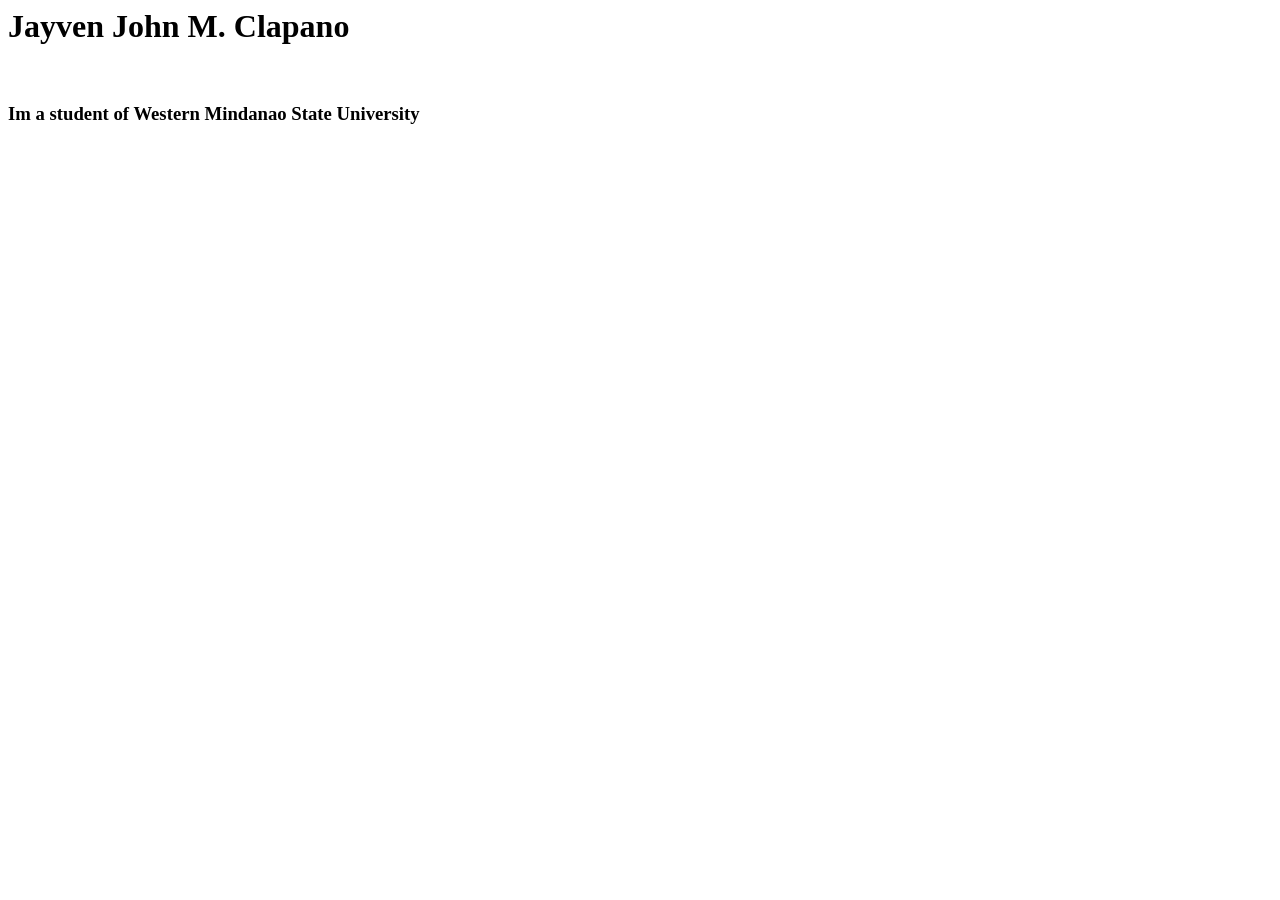
<file: index.html>
<!DOCKTYPE html>
<html lang = "en">
<header>
  <title>My Portfolio</title>
</header>

<body>

<h1 >Jayven John M. Clapano</h1>
<br>
<h3>Im a student of Western Mindanao State University</h3>


  
</body>
</html>
</file>
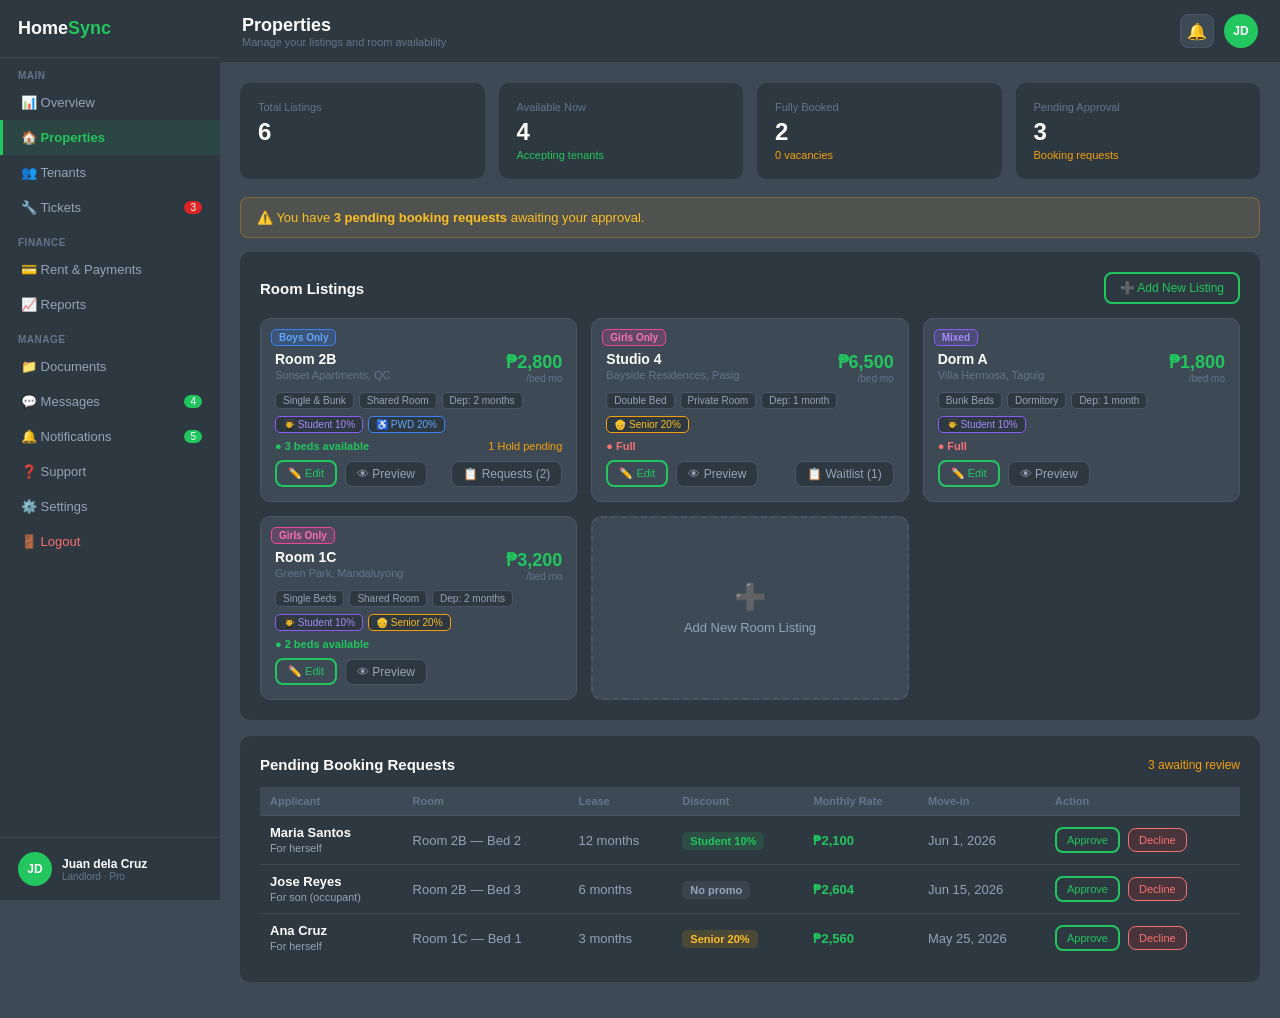
<file: landlord-addlisting.html>
<!DOCTYPE html>
<html lang="en">
<head>
  <meta charset="UTF-8">
  <meta name="viewport" content="width=device-width, initial-scale=1.0">
  <title>Properties — HomeSync</title>
  <style>
    /* ── navigation and footer.css ── */
    * { margin: 0; padding: 0; box-sizing: border-box; }
    body { font-family: Arial, sans-serif; background-color: #3d4a56; color: white; min-height: 100vh; display: flex; flex-direction: column; }
    nav { background-color: #2e3840; padding: 14px 40px; display: flex; align-items: center; justify-content: space-between; position: sticky; top: 0; z-index: 10; }
    .logo { font-size: 22px; font-weight: bold; color: white; text-decoration: none; }
    .logo span { color: #22c55e; }
    .nav-links { display: flex; align-items: center; gap: 28px; }
    .nav-links a { color: white; text-decoration: none; font-size: 15px; }
    .nav-links a:hover { color: #22c55e; }
    .btn-login { background: transparent; color: white; border: 2px solid white; padding: 7px 20px; border-radius: 6px; font-size: 14px; cursor: pointer; }
    .btn-login:hover { background: rgba(255,255,255,0.1); }
    .btn-signup { background-color: #22c55e; color: white; border: none; padding: 9px 22px; border-radius: 6px; font-size: 14px; font-weight: bold; cursor: pointer; }
    .btn-signup:hover { background-color: #16a34a; }
    footer { background-color: #2e3840; padding: 24px; text-align: center; margin-top: auto; }
    .footer-links { margin-bottom: 10px; }
    .footer-links a { color: #94a3b8; text-decoration: none; font-size: 13px; margin: 0 14px; }
    footer p { color: #64748b; font-size: 12px; }
 
    /* ── dashboards.css ── */
    .dashboard { display: flex; min-height: 100vh; }
    .sidebar { width: 220px; background-color: #2e3840; position: sticky; top: 0; height: 100vh; overflow-y: auto; flex-shrink: 0; display: flex; flex-direction: column; }
    .sb-logo { padding: 18px; font-size: 18px; font-weight: bold; color: white; text-decoration: none; display: block; border-bottom: 1px solid #3d4a56; }
    .sb-logo span { color: #22c55e; }
    .sb-section { padding: 12px 18px 4px; font-size: 10px; color: #64748b; text-transform: uppercase; font-weight: bold; letter-spacing: 0.05em; }
    .sb-item { display: flex; align-items: center; gap: 9px; padding: 10px 18px; font-size: 13px; color: #94a3b8; cursor: pointer; border-left: 3px solid transparent; text-decoration: none; }
    .sb-item:hover { background-color: #3d4a56; color: white; }
    .sb-item.active { background-color: rgba(34,197,94,0.1); color: #22c55e; font-weight: bold; border-left-color: #22c55e; }
    .sb-badge { background-color: #22c55e; color: white; font-size: 10px; padding: 1px 6px; border-radius: 10px; margin-left: auto; }
    .sb-badge.red { background-color: #dc2626; }
    .sb-foot { padding: 14px 18px; border-top: 1px solid #3d4a56; display: flex; align-items: center; gap: 10px; margin-top: auto; cursor: pointer; text-decoration: none; }
    .sb-foot:hover { background-color: #3d4a56; }
    .avatar { width: 34px; height: 34px; border-radius: 50%; background-color: #22c55e; color: white; display: flex; align-items: center; justify-content: center; font-weight: bold; font-size: 12px; flex-shrink: 0; }
    .av-name { font-size: 12px; font-weight: bold; color: white; }
    .av-role { font-size: 10px; color: #64748b; }
    .main-content { flex: 1; background-color: #3d4a56; overflow-y: auto; }
    .topbar { background-color: #2e3840; border-bottom: 1px solid #3d4a56; padding: 14px 22px; display: flex; align-items: center; justify-content: space-between; position: sticky; top: 0; z-index: 5; }
    .topbar h1 { font-size: 18px; color: white; }
    .topbar p { font-size: 11px; color: #64748b; }
    .topbar-r { display: flex; align-items: center; gap: 10px; }
    .icon-btn { width: 34px; height: 34px; border: 1px solid #4a5568; background-color: #3d4a56; border-radius: 8px; cursor: pointer; font-size: 16px; color: white; display: flex; align-items: center; justify-content: center; text-decoration: none; }
    .icon-btn:hover { background-color: #4a5568; }
    .db { padding: 20px; }
 
    /* ── dashboard_features.css ── */
    .stat-row { display: flex; gap: 14px; margin-bottom: 18px; flex-wrap: wrap; }
    .sc { background-color: #2e3840; border-radius: 10px; padding: 18px; flex: 1; min-width: 150px; }
    .sc .sl { font-size: 11px; color: #64748b; margin-bottom: 5px; }
    .sc .sv { font-size: 24px; font-weight: bold; color: white; }
    .sc .ss { font-size: 11px; color: #22c55e; margin-top: 3px; }
    .sc .ss.warn { color: #f59e0b; }
    .sc .ss.red { color: #f87171; }
    .cc { background-color: #2e3840; border-radius: 10px; padding: 20px; margin-bottom: 16px; }
    .cc h3 { font-size: 15px; color: white; margin-bottom: 14px; display: flex; align-items: center; justify-content: space-between; flex-wrap: wrap; gap: 8px; }
    .cc h3 a { font-size: 12px; color: #22c55e; cursor: pointer; font-weight: normal; text-decoration: none; }
    .qa { display: flex; gap: 10px; margin-bottom: 18px; flex-wrap: wrap; }
    .qa-btn { background-color: #2e3840; border: 1px solid #4a5568; border-radius: 8px; padding: 9px 14px; font-size: 12px; cursor: pointer; color: #94a3b8; font-family: Arial, sans-serif; }
    .qa-btn:hover { border-color: #22c55e; color: #22c55e; }
    table { width: 100%; border-collapse: collapse; font-size: 13px; }
    th { text-align: left; padding: 8px 10px; background-color: #3d4a56; border-bottom: 1px solid #4a5568; color: #64748b; font-size: 11px; }
    td { padding: 9px 10px; border-bottom: 1px solid #3d4a56; color: #94a3b8; }
    tr:last-child td { border-bottom: none; }
    .clickable-row { cursor: pointer; }
    .clickable-row:hover td { background-color: #3d4a56; color: white; }
    .badge { padding: 3px 8px; border-radius: 5px; font-size: 11px; font-weight: bold; }
    .b-green { background-color: rgba(34,197,94,0.15); color: #22c55e; }
    .b-red { background-color: rgba(239,68,68,0.15); color: #f87171; }
    .b-yellow { background-color: rgba(245,158,11,0.15); color: #fbbf24; }
    .b-gray { background-color: rgba(100,116,139,0.2); color: #94a3b8; }
    .alert { padding: 12px 16px; border-radius: 8px; margin-bottom: 14px; font-size: 13px; }
    .alert-green { background-color: rgba(34,197,94,0.1); border: 1px solid rgba(34,197,94,0.3); color: #22c55e; }
    .alert-yellow { background-color: rgba(245,158,11,0.1); border: 1px solid rgba(245,158,11,0.3); color: #fbbf24; }
    .toggle { width: 38px; height: 20px; background-color: #4a5568; border-radius: 10px; position: relative; cursor: pointer; transition: background-color 0.2s; flex-shrink: 0; }
    .toggle.on { background-color: #22c55e; }
    .t-knob { position: absolute; top: 2px; left: 2px; width: 16px; height: 16px; border-radius: 50%; background-color: white; transition: transform 0.2s; }
    .toggle.on .t-knob { transform: translateX(18px); }
    .drow { display: flex; justify-content: space-between; padding: 9px 0; border-bottom: 1px solid #3d4a56; font-size: 13px; }
    .drow:last-child { border-bottom: none; }
    .drow .dl { color: #64748b; }
    .drow .dv { font-weight: bold; color: white; }
    .modal-overlay { display: none; position: fixed; inset: 0; background-color: rgba(0,0,0,0.6); z-index: 100; align-items: center; justify-content: center; padding: 20px; }
    .modal-overlay.open { display: flex; }
    .modal-box { background-color: #2e3840; border-radius: 12px; padding: 28px; width: 100%; max-width: 560px; max-height: 90vh; overflow-y: auto; }
    .modal-hd { display: flex; align-items: center; justify-content: space-between; margin-bottom: 16px; }
    .modal-hd h3 { font-size: 18px; color: white; }
    .modal-close { background-color: #3d4a56; border: none; border-radius: 6px; width: 28px; height: 28px; font-size: 14px; cursor: pointer; color: white; font-family: Arial, sans-serif; }
    .modal-close:hover { background-color: #4a5568; }
    .modal-footer { display: flex; gap: 8px; justify-content: flex-end; margin-top: 20px; padding-top: 16px; border-top: 1px solid #3d4a56; }
    #toast-wrap { position: fixed; bottom: 18px; right: 18px; z-index: 200; display: flex; flex-direction: column; gap: 8px; }
    .toast { background-color: #2e3840; color: white; padding: 11px 16px; border-radius: 8px; font-size: 13px; border: 1px solid #4a5568; box-shadow: 0 4px 16px rgba(0,0,0,0.4); animation: toastIn 0.25s ease; min-width: 210px; }
    .toast.success { background-color: #22c55e; border-color: #22c55e; }
    @keyframes toastIn { from { transform: translateX(100%); opacity: 0; } to { transform: translateX(0); opacity: 1; } }
 
    /* ── buttons.css ── */
    .btn-green { background-color: #22c55e; color: white; border: none; padding: 12px 28px; border-radius: 30px; font-size: 15px; font-weight: bold; cursor: pointer; font-family: Arial, sans-serif; }
    .btn-green:hover { background-color: #16a34a; }
    .btn-green-full { width: 100%; padding: 13px; background-color: #22c55e; color: white; border: none; border-radius: 30px; font-size: 14px; font-weight: bold; cursor: pointer; margin-bottom: 14px; font-family: Arial, sans-serif; }
    .btn-green-full:hover { background-color: #16a34a; }
    .btn-outline-green { background: transparent; color: #22c55e; border: 2px solid #22c55e; padding: 8px 16px; border-radius: 8px; font-size: 13px; cursor: pointer; font-family: Arial, sans-serif; }
    .btn-outline-green:hover { background: rgba(34,197,94,0.1); }
    .btn-red { background-color: rgba(220,38,38,0.15); color: #f87171; border: 1px solid #f87171; padding: 8px 14px; border-radius: 8px; font-size: 13px; cursor: pointer; font-family: Arial, sans-serif; }
    .btn-red:hover { background-color: rgba(220,38,38,0.25); }
    .btn-row { display: flex; gap: 8px; align-items: center; flex-wrap: wrap; }
 
    /* ── forms.css ── */
    .form-group { margin-bottom: 14px; }
    .form-group label { display: block; font-size: 12px; font-weight: bold; color: white; margin-bottom: 5px; }
    .form-group input, .form-group select, .form-group textarea { width: 100%; padding: 10px 16px; background-color: #f1f5f9; border: none; border-radius: 30px; font-size: 13px; outline: none; font-family: Arial, sans-serif; color: #333; }
    .form-group select { border-radius: 10px; cursor: pointer; }
    .form-group textarea { border-radius: 12px; }
    .form-group input:focus, .form-group select:focus, .form-group textarea:focus { box-shadow: 0 0 0 3px rgba(34,197,94,0.4); }
    .form-row { display: flex; gap: 12px; }
    .form-row .form-group { flex: 1; }
 
    /* ── Page-specific layout additions ── */
    .step-dots { display: flex; gap: 6px; margin-bottom: 18px; }
    .step-dot { width: 26px; height: 5px; border-radius: 3px; background-color: #4a5568; transition: background-color .2s, width .15s; }
    .step-dot.done { background-color: #22c55e; }
    .step-dot.active { background-color: #22c55e; width: 40px; }
 
    .step-panel { display: none; }
    .step-panel.active { display: block; }
    .step-lbl { font-size: 11px; font-weight: bold; color: #64748b; text-transform: uppercase; letter-spacing: 0.06em; margin-bottom: 14px; }
 
    .opt-grid { display: grid; gap: 10px; margin-bottom: 14px; }
    .opt-grid-2 { grid-template-columns: 1fr 1fr; }
    .opt-grid-3 { grid-template-columns: repeat(3,1fr); }
    .opt-grid-4 { grid-template-columns: repeat(4,1fr); }
    .opt-card { background-color: #3d4a56; border: 1px solid #4a5568; border-radius: 8px; padding: 12px 10px; text-align: center; cursor: pointer; transition: border-color .15s, background-color .15s; }
    .opt-card:hover { border-color: #22c55e; }
    .opt-card.selected { border-color: #22c55e; background-color: rgba(34,197,94,0.1); }
    .opt-card .oc-icon { font-size: 20px; margin-bottom: 5px; }
    .opt-card .oc-lbl { font-size: 12px; font-weight: bold; color: white; }
    .opt-card.selected .oc-lbl { color: #22c55e; }
    .opt-card .oc-sub { font-size: 10px; color: #64748b; margin-top: 2px; }
 
    .bed-list { display: flex; flex-direction: column; gap: 8px; margin-bottom: 10px; }
    .bed-row { background-color: #3d4a56; border: 1px solid #4a5568; border-radius: 8px; padding: 10px 12px; display: flex; align-items: center; gap: 10px; }
    .bed-num { font-size: 12px; font-weight: bold; color: #22c55e; width: 18px; flex-shrink: 0; }
    .bed-row select { flex: 1; padding: 7px 10px; background-color: #f1f5f9; border: none; border-radius: 8px; font-size: 12px; color: #333; outline: none; cursor: pointer; font-family: Arial, sans-serif; border-radius: 8px; }
    .bed-row .status-sel { width: 100px; flex: none; }
    .del-bed-btn { background: none; border: none; color: #f87171; cursor: pointer; font-size: 15px; padding: 0 2px; }
    .add-bed-btn { width: 100%; padding: 9px; background-color: #3d4a56; border: 1.5px dashed #4a5568; border-radius: 8px; font-size: 12px; color: #94a3b8; cursor: pointer; font-family: Arial, sans-serif; margin-bottom: 14px; }
    .add-bed-btn:hover { border-color: #22c55e; color: #22c55e; }
 
    .amenity-grid { display: grid; grid-template-columns: repeat(3,1fr); gap: 8px; margin-bottom: 14px; }
    .am-item { background-color: #3d4a56; border: 1px solid #4a5568; border-radius: 8px; padding: 9px 10px; display: flex; align-items: center; gap: 7px; cursor: pointer; font-size: 12px; color: #94a3b8; user-select: none; transition: border-color .15s; }
    .am-item.on { border-color: #22c55e; color: white; background-color: rgba(34,197,94,0.08); }
 
    .addon-list { display: flex; flex-direction: column; gap: 8px; margin-bottom: 14px; }
    .addon-row { background-color: #3d4a56; border: 1px solid #4a5568; border-radius: 8px; padding: 10px 12px; display: flex; align-items: center; gap: 10px; font-size: 12px; color: #94a3b8; cursor: pointer; user-select: none; transition: border-color .15s; }
    .addon-row.on { border-color: #22c55e; color: white; }
    .addon-price { margin-left: auto; color: #22c55e; font-weight: bold; font-size: 11px; }
 
    .disc-list { display: flex; flex-direction: column; gap: 8px; margin-bottom: 14px; }
    .disc-row { background-color: #3d4a56; border: 1px solid #4a5568; border-radius: 8px; padding: 12px 14px; display: flex; align-items: center; gap: 12px; }
    .disc-icon { font-size: 18px; flex-shrink: 0; }
    .disc-info { flex: 1; }
    .disc-name { font-size: 13px; font-weight: bold; color: white; }
    .disc-req { font-size: 11px; color: #64748b; }
    .disc-pct { font-size: 13px; font-weight: bold; color: #22c55e; width: 34px; text-align: right; flex-shrink: 0; }
 
    .policy-box { background-color: rgba(245,158,11,0.08); border: 1px solid rgba(245,158,11,0.3); border-radius: 8px; padding: 14px; margin-bottom: 14px; }
    .policy-box .pb-title { font-size: 13px; font-weight: bold; color: #fbbf24; margin-bottom: 10px; }
    .policy-box ul { list-style: none; display: flex; flex-direction: column; gap: 5px; }
    .policy-box ul li { font-size: 12px; color: #94a3b8; display: flex; gap: 6px; }
    .policy-box ul li::before { content: '•'; color: #fbbf24; flex-shrink: 0; }
 
    .summary-hd { background-color: #3d4a56; border-radius: 8px; padding: 10px 14px; font-size: 12px; color: #94a3b8; margin-bottom: 14px; display: flex; gap: 6px; flex-wrap: wrap; align-items: center; }
    .summary-dot { color: #4a5568; }
 
    .confirm-row { display: flex; align-items: flex-start; gap: 10px; padding: 12px; border: 1px solid #4a5568; border-radius: 8px; background-color: #3d4a56; cursor: pointer; margin-bottom: 4px; }
    .confirm-row.checked { border-color: #22c55e; background-color: rgba(34,197,94,0.08); }
    .confirm-row input[type="checkbox"] { width: 15px; height: 15px; accent-color: #22c55e; cursor: pointer; flex-shrink: 0; margin-top: 2px; }
    .confirm-row span { font-size: 12px; color: #94a3b8; line-height: 1.5; }
    .confirm-row.checked span { color: white; }
 
    .success-screen { display: flex; flex-direction: column; align-items: center; text-align: center; padding: 8px 0 16px; gap: 12px; }
    .success-ico { width: 56px; height: 56px; background-color: #22c55e; border-radius: 50%; display: flex; align-items: center; justify-content: center; font-size: 26px; }
    .success-screen h3 { font-size: 20px; font-weight: bold; color: #22c55e; }
    .success-screen > p { font-size: 13px; color: #94a3b8; line-height: 1.6; max-width: 360px; }
 
    .room-grid { display: grid; grid-template-columns: repeat(auto-fill, minmax(260px, 1fr)); gap: 14px; }
    .room-card { background-color: #3d4a56; border: 1px solid #4a5568; border-radius: 10px; padding: 14px; position: relative; transition: border-color .15s; }
    .room-card:hover { border-color: #22c55e; }
    .rc-name { font-size: 14px; font-weight: bold; color: white; }
    .rc-loc { font-size: 11px; color: #64748b; margin-top: 2px; }
    .rc-price { font-size: 18px; font-weight: bold; color: #22c55e; }
    .rc-unit { font-size: 10px; color: #64748b; }
    .rc-tags { display: flex; gap: 5px; flex-wrap: wrap; margin: 7px 0; }
    .rc-tag { font-size: 10px; padding: 2px 7px; border-radius: 5px; background-color: #2e3840; color: #94a3b8; border: 1px solid #4a5568; }
 
    .gbadge { position: absolute; top: 10px; left: 10px; font-size: 10px; font-weight: bold; padding: 2px 7px; border-radius: 5px; }
    .gb-boys { background-color: rgba(59,130,246,0.2); color: #60a5fa; border: 1px solid #3b82f6; }
    .gb-girls { background-color: rgba(236,72,153,0.2); color: #f472b6; border: 1px solid #ec4899; }
    .gb-mixed { background-color: rgba(139,92,246,0.2); color: #a78bfa; border: 1px solid #8b5cf6; }
 
    .add-card { background-color: #3d4a56; border: 2px dashed #4a5568; border-radius: 10px; display: flex; flex-direction: column; align-items: center; justify-content: center; min-height: 180px; cursor: pointer; gap: 7px; transition: border-color .15s; }
    .add-card:hover { border-color: #22c55e; }
    .add-card .ac-icon { font-size: 26px; }
    .add-card .ac-lbl { font-size: 13px; color: #94a3b8; }
    .add-card:hover .ac-lbl { color: #22c55e; }
 
    .price-preview { background-color: #3d4a56; border: 1px solid #4a5568; border-radius: 8px; padding: 14px; margin-bottom: 14px; }
    .pp-lbl { font-size: 10px; color: #64748b; text-transform: uppercase; letter-spacing: 0.06em; margin-bottom: 4px; }
    .pp-main { font-size: 26px; font-weight: bold; color: #22c55e; }
    .pp-sub { font-size: 11px; color: #64748b; margin-top: 3px; }
  </style>
</head>
<body>
 
<div class="dashboard">
 
  <!-- SIDEBAR -->
  <div class="sidebar">
    <a class="sb-logo" href="#">Home<span>Sync</span></a>
    <div class="sb-section">Main</div>
    <a class="sb-item" href="#">📊 Overview</a>
    <a class="sb-item active" href="#">🏠 Properties</a>
    <a class="sb-item" href="#">👥 Tenants</a>
    <a class="sb-item" href="#">🔧 Tickets <span class="sb-badge red">3</span></a>
    <div class="sb-section">Finance</div>
    <a class="sb-item" href="#">💳 Rent &amp; Payments</a>
    <a class="sb-item" href="#">📈 Reports</a>
    <div class="sb-section">Manage</div>
    <a class="sb-item" href="#">📁 Documents</a>
    <a class="sb-item" href="#">💬 Messages <span class="sb-badge">4</span></a>
    <a class="sb-item" href="#">🔔 Notifications <span class="sb-badge">5</span></a>
    <a class="sb-item" href="#">❓ Support</a>
    <a class="sb-item" href="#">⚙️ Settings</a>
    <a class="sb-item" href="#" style="color:#f87171">🚪 Logout</a>
    <a class="sb-foot" href="#">
      <div class="avatar">JD</div>
      <div><div class="av-name">Juan dela Cruz</div><div class="av-role">Landlord · Pro</div></div>
    </a>
  </div>
 
  <!-- MAIN CONTENT -->
  <div class="main-content">
    <div class="topbar">
      <div><h1>Properties</h1><p>Manage your listings and room availability</p></div>
      <div class="topbar-r">
        <a href="#" class="icon-btn">🔔</a>
        <div class="avatar">JD</div>
      </div>
    </div>
 
    <div class="db">
 
      <!-- STAT CARDS -->
      <div class="stat-row">
        <div class="sc"><div class="sl">Total Listings</div><div class="sv">6</div></div>
        <div class="sc"><div class="sl">Available Now</div><div class="sv">4</div><div class="ss">Accepting tenants</div></div>
        <div class="sc"><div class="sl">Fully Booked</div><div class="sv">2</div><div class="ss warn">0 vacancies</div></div>
        <div class="sc"><div class="sl">Pending Approval</div><div class="sv">3</div><div class="ss warn">Booking requests</div></div>
      </div>
 
      <div class="alert alert-yellow">⚠️ You have <strong>3 pending booking requests</strong> awaiting your approval.</div>
 
      <!-- ROOM LISTINGS -->
      <div class="cc">
        <h3>
          Room Listings
          <button class="btn-outline-green" onclick="openModal()" style="font-size:12px;padding:7px 14px">➕ Add New Listing</button>
        </h3>
 
        <div class="room-grid">
 
          <div class="room-card">
            <span class="gbadge gb-boys">Boys Only</span>
            <div style="height:18px"></div>
            <div style="display:flex;justify-content:space-between;align-items:flex-start;margin-bottom:8px">
              <div><div class="rc-name">Room 2B</div><div class="rc-loc">Sunset Apartments, QC</div></div>
              <div style="text-align:right"><div class="rc-price">₱2,800</div><div class="rc-unit">/bed·mo</div></div>
            </div>
            <div class="rc-tags">
              <span class="rc-tag">Single &amp; Bunk</span>
              <span class="rc-tag">Shared Room</span>
              <span class="rc-tag">Dep: 2 months</span>
            </div>
            <div class="rc-tags">
              <span class="rc-tag" style="color:#a78bfa;border-color:#8b5cf6">👨‍🎓 Student 10%</span>
              <span class="rc-tag" style="color:#60a5fa;border-color:#3b82f6">♿ PWD 20%</span>
            </div>
            <div style="display:flex;justify-content:space-between;align-items:center;margin:6px 0;font-size:11px">
              <span style="color:#22c55e;font-weight:bold">● 3 beds available</span>
              <span style="color:#f59e0b">1 Hold pending</span>
            </div>
            <div class="btn-row" style="margin-top:8px">
              <button class="btn-outline-green" style="font-size:11px;padding:5px 11px" onclick="openModal('edit')">✏️ Edit</button>
              <button class="qa-btn" style="padding:5px 11px">👁 Preview</button>
              <button class="qa-btn" style="padding:5px 11px;margin-left:auto">📋 Requests (2)</button>
            </div>
          </div>
 
          <div class="room-card">
            <span class="gbadge gb-girls">Girls Only</span>
            <div style="height:18px"></div>
            <div style="display:flex;justify-content:space-between;align-items:flex-start;margin-bottom:8px">
              <div><div class="rc-name">Studio 4</div><div class="rc-loc">Bayside Residences, Pasig</div></div>
              <div style="text-align:right"><div class="rc-price">₱6,500</div><div class="rc-unit">/bed·mo</div></div>
            </div>
            <div class="rc-tags">
              <span class="rc-tag">Double Bed</span>
              <span class="rc-tag">Private Room</span>
              <span class="rc-tag">Dep: 1 month</span>
            </div>
            <div class="rc-tags">
              <span class="rc-tag" style="color:#fbbf24;border-color:#f59e0b">👴 Senior 20%</span>
            </div>
            <div style="font-size:11px;font-weight:bold;color:#f87171;margin:6px 0">● Full</div>
            <div class="btn-row" style="margin-top:8px">
              <button class="btn-outline-green" style="font-size:11px;padding:5px 11px" onclick="openModal('edit')">✏️ Edit</button>
              <button class="qa-btn" style="padding:5px 11px">👁 Preview</button>
              <button class="qa-btn" style="padding:5px 11px;margin-left:auto">📋 Waitlist (1)</button>
            </div>
          </div>
 
          <div class="room-card">
            <span class="gbadge gb-mixed">Mixed</span>
            <div style="height:18px"></div>
            <div style="display:flex;justify-content:space-between;align-items:flex-start;margin-bottom:8px">
              <div><div class="rc-name">Dorm A</div><div class="rc-loc">Villa Hermosa, Taguig</div></div>
              <div style="text-align:right"><div class="rc-price">₱1,800</div><div class="rc-unit">/bed·mo</div></div>
            </div>
            <div class="rc-tags">
              <span class="rc-tag">Bunk Beds</span>
              <span class="rc-tag">Dormitory</span>
              <span class="rc-tag">Dep: 1 month</span>
            </div>
            <div class="rc-tags">
              <span class="rc-tag" style="color:#a78bfa;border-color:#8b5cf6">👨‍🎓 Student 10%</span>
            </div>
            <div style="font-size:11px;font-weight:bold;color:#f87171;margin:6px 0">● Full</div>
            <div class="btn-row" style="margin-top:8px">
              <button class="btn-outline-green" style="font-size:11px;padding:5px 11px" onclick="openModal('edit')">✏️ Edit</button>
              <button class="qa-btn" style="padding:5px 11px">👁 Preview</button>
            </div>
          </div>
 
          <div class="room-card">
            <span class="gbadge gb-girls">Girls Only</span>
            <div style="height:18px"></div>
            <div style="display:flex;justify-content:space-between;align-items:flex-start;margin-bottom:8px">
              <div><div class="rc-name">Room 1C</div><div class="rc-loc">Green Park, Mandaluyong</div></div>
              <div style="text-align:right"><div class="rc-price">₱3,200</div><div class="rc-unit">/bed·mo</div></div>
            </div>
            <div class="rc-tags">
              <span class="rc-tag">Single Beds</span>
              <span class="rc-tag">Shared Room</span>
              <span class="rc-tag">Dep: 2 months</span>
            </div>
            <div class="rc-tags">
              <span class="rc-tag" style="color:#a78bfa;border-color:#8b5cf6">👨‍🎓 Student 10%</span>
              <span class="rc-tag" style="color:#fbbf24;border-color:#f59e0b">👴 Senior 20%</span>
            </div>
            <div style="font-size:11px;font-weight:bold;color:#22c55e;margin:6px 0">● 2 beds available</div>
            <div class="btn-row" style="margin-top:8px">
              <button class="btn-outline-green" style="font-size:11px;padding:5px 11px" onclick="openModal('edit')">✏️ Edit</button>
              <button class="qa-btn" style="padding:5px 11px">👁 Preview</button>
            </div>
          </div>
 
          <div class="add-card" onclick="openModal()">
            <div class="ac-icon">➕</div>
            <div class="ac-lbl">Add New Room Listing</div>
          </div>
 
        </div>
      </div>
 
      <!-- BOOKING REQUESTS TABLE -->
      <div class="cc">
        <h3>Pending Booking Requests <span style="font-size:12px;color:#f59e0b;font-weight:normal">3 awaiting review</span></h3>
        <table>
          <thead>
            <tr>
              <th>Applicant</th>
              <th>Room</th>
              <th>Lease</th>
              <th>Discount</th>
              <th>Monthly Rate</th>
              <th>Move-in</th>
              <th>Action</th>
            </tr>
          </thead>
          <tbody>
            <tr class="clickable-row">
              <td><strong style="color:white">Maria Santos</strong><br><small>For herself</small></td>
              <td>Room 2B — Bed 2</td>
              <td>12 months</td>
              <td><span class="badge b-green">Student 10%</span></td>
              <td style="color:#22c55e;font-weight:bold">₱2,100</td>
              <td>Jun 1, 2026</td>
              <td>
                <div class="btn-row">
                  <button class="btn-outline-green" style="padding:5px 10px;font-size:11px" onclick="event.stopPropagation();showToast('Booking approved!','success')">Approve</button>
                  <button class="btn-red" style="padding:5px 10px;font-size:11px" onclick="event.stopPropagation()">Decline</button>
                </div>
              </td>
            </tr>
            <tr class="clickable-row">
              <td><strong style="color:white">Jose Reyes</strong><br><small>For son (occupant)</small></td>
              <td>Room 2B — Bed 3</td>
              <td>6 months</td>
              <td><span class="badge b-gray">No promo</span></td>
              <td style="color:#22c55e;font-weight:bold">₱2,604</td>
              <td>Jun 15, 2026</td>
              <td>
                <div class="btn-row">
                  <button class="btn-outline-green" style="padding:5px 10px;font-size:11px" onclick="event.stopPropagation();showToast('Booking approved!','success')">Approve</button>
                  <button class="btn-red" style="padding:5px 10px;font-size:11px" onclick="event.stopPropagation()">Decline</button>
                </div>
              </td>
            </tr>
            <tr class="clickable-row">
              <td><strong style="color:white">Ana Cruz</strong><br><small>For herself</small></td>
              <td>Room 1C — Bed 1</td>
              <td>3 months</td>
              <td><span class="badge b-yellow">Senior 20%</span></td>
              <td style="color:#22c55e;font-weight:bold">₱2,560</td>
              <td>May 25, 2026</td>
              <td>
                <div class="btn-row">
                  <button class="btn-outline-green" style="padding:5px 10px;font-size:11px" onclick="event.stopPropagation();showToast('Booking approved!','success')">Approve</button>
                  <button class="btn-red" style="padding:5px 10px;font-size:11px" onclick="event.stopPropagation()">Decline</button>
                </div>
              </td>
            </tr>
          </tbody>
        </table>
      </div>
 
    </div>
  </div>
</div>
 
<!-- ═══════════════ ADD / EDIT LISTING MODAL ═══════════════ -->
<div class="modal-overlay" id="modalOverlay" onclick="handleOverlayClick(event)">
  <div class="modal-box" id="modalBox">
 
    <div class="modal-hd">
      <h3 id="modalTitle">Add Room Listing</h3>
      <button class="modal-close" onclick="closeModal()">✕</button>
    </div>
 
    <div class="step-dots" id="stepDots"></div>
 
    <!-- STEP 1 -->
    <div class="step-panel active" id="step1">
      <div class="step-lbl">Step 1 — Room Details</div>
      <div class="form-row">
        <div class="form-group">
          <label>Room / Unit Name</label>
          <input type="text" placeholder="e.g. Room 2B, Studio 4">
        </div>
        <div class="form-group">
          <label>Property</label>
          <select>
            <option>Sunset Apartments, QC</option>
            <option>Bayside Residences, Pasig</option>
            <option>Villa Hermosa, Taguig</option>
            <option>Green Park Studios, Mandaluyong</option>
          </select>
        </div>
      </div>
      <div class="form-group">
        <label>Room Type</label>
        <div class="opt-grid opt-grid-2">
          <div class="opt-card selected" onclick="selectOpt(this)"><div class="oc-icon">🛏️</div><div class="oc-lbl">Shared Room</div><div class="oc-sub">Multiple tenants</div></div>
          <div class="opt-card" onclick="selectOpt(this)"><div class="oc-icon">🏠</div><div class="oc-lbl">Private Room</div><div class="oc-sub">Single tenant</div></div>
          <div class="opt-card" onclick="selectOpt(this)"><div class="oc-icon">🏢</div><div class="oc-lbl">Dormitory</div><div class="oc-sub">Large multi-bed</div></div>
          <div class="opt-card" onclick="selectOpt(this)"><div class="oc-icon">🏡</div><div class="oc-lbl">Studio Unit</div><div class="oc-sub">Self-contained</div></div>
        </div>
      </div>
      <div class="form-group">
        <label>Gender Policy</label>
        <div class="opt-grid opt-grid-3">
          <div class="opt-card selected" onclick="selectOpt(this)"><div class="oc-icon">👦</div><div class="oc-lbl">Boys Only</div></div>
          <div class="opt-card" onclick="selectOpt(this)"><div class="oc-icon">👧</div><div class="oc-lbl">Girls Only</div></div>
          <div class="opt-card" onclick="selectOpt(this)"><div class="oc-icon">👫</div><div class="oc-lbl">Mixed</div></div>
        </div>
      </div>
      <div class="form-group">
        <label>Description (optional)</label>
        <textarea placeholder="Describe the room, features, nearby landmarks…"></textarea>
      </div>
    </div>
 
    <!-- STEP 2 -->
    <div class="step-panel" id="step2">
      <div class="step-lbl">Step 2 — Beds &amp; Pricing</div>
      <div class="form-group">
        <label>Beds in this Room</label>
        <div class="bed-list" id="bedList">
          <div class="bed-row">
            <span class="bed-num">1</span>
            <select><option>Single</option><option>Single Bunk (Bottom)</option><option>Single Bunk (Top)</option><option>Double</option><option>Queen</option><option>Foam / Floor</option></select>
            <select class="status-sel"><option>Available</option><option>Taken</option></select>
            <button class="del-bed-btn" onclick="removeBed(this)">🗑</button>
          </div>
          <div class="bed-row">
            <span class="bed-num">2</span>
            <select><option>Single</option><option selected>Single Bunk (Bottom)</option><option>Single Bunk (Top)</option><option>Double</option><option>Queen</option><option>Foam / Floor</option></select>
            <select class="status-sel"><option>Available</option><option>Taken</option></select>
            <button class="del-bed-btn" onclick="removeBed(this)">🗑</button>
          </div>
        </div>
        <button class="add-bed-btn" onclick="addBed()">+ Add Bed</button>
      </div>
      <div class="form-row">
        <div class="form-group">
          <label>Base Price (per bed / mo)</label>
          <input type="number" value="2800" placeholder="e.g. 2800">
        </div>
        <div class="form-group">
          <label>Security Deposit</label>
          <select><option>1 month</option><option selected>2 months</option><option>3 months</option></select>
        </div>
      </div>
      <div class="form-group">
        <label>Lease Discounts to Offer</label>
        <div class="opt-grid opt-grid-4">
          <div class="opt-card" onclick="selectOpt(this)"><div class="oc-icon">📅</div><div class="oc-lbl">Monthly</div><div class="oc-sub">No disc.</div></div>
          <div class="opt-card selected" onclick="selectOpt(this)"><div class="oc-icon">📆</div><div class="oc-lbl">3 Months</div><div class="oc-sub" style="color:#22c55e">3% off</div></div>
          <div class="opt-card selected" onclick="selectOpt(this)"><div class="oc-icon">📋</div><div class="oc-lbl">6 Months</div><div class="oc-sub" style="color:#22c55e">7% off</div></div>
          <div class="opt-card selected" onclick="selectOpt(this)"><div class="oc-icon">🏆</div><div class="oc-lbl">1 Year</div><div class="oc-sub" style="color:#22c55e">15% off</div></div>
        </div>
      </div>
      <div class="price-preview">
        <div class="pp-lbl">Listing price preview</div>
        <div class="pp-main">₱2,800<span style="font-size:13px;color:#64748b;font-weight:normal">/bed·mo</span></div>
        <div class="pp-sub">Up to ₱2,380/mo with 1-year lease · promo discounts applied on top</div>
      </div>
    </div>
 
    <!-- STEP 3 -->
    <div class="step-panel" id="step3">
      <div class="step-lbl">Step 3 — Amenities &amp; Add-ons</div>
      <div class="form-group">
        <label>Included Amenities</label>
        <div class="amenity-grid">
          <div class="am-item on" onclick="this.classList.toggle('on')">📶 WiFi</div>
          <div class="am-item on" onclick="this.classList.toggle('on')">❄️ Aircon</div>
          <div class="am-item" onclick="this.classList.toggle('on')">🚿 Private Bath</div>
          <div class="am-item on" onclick="this.classList.toggle('on')">🔒 Security</div>
          <div class="am-item" onclick="this.classList.toggle('on')">🅿️ Parking</div>
          <div class="am-item on" onclick="this.classList.toggle('on')">📊 Utilities incl.</div>
          <div class="am-item" onclick="this.classList.toggle('on')">🎮 Common Area</div>
          <div class="am-item" onclick="this.classList.toggle('on')">🧺 Laundry</div>
          <div class="am-item" onclick="this.classList.toggle('on')">🏋️ Gym Access</div>
        </div>
      </div>
      <div class="form-group">
        <label>Optional Add-ons (tenant selects at booking)</label>
        <div class="addon-list">
          <div class="addon-row on" onclick="this.classList.toggle('on')">🅿️ <span style="flex:1">Parking Slot</span><span class="addon-price">+₱500/mo</span></div>
          <div class="addon-row on" onclick="this.classList.toggle('on')">📺 <span style="flex:1">Cable TV</span><span class="addon-price">+₱200/mo</span></div>
          <div class="addon-row on" onclick="this.classList.toggle('on')">🧹 <span style="flex:1">Weekly Cleaning</span><span class="addon-price">+₱150/mo</span></div>
        </div>
      </div>
      <div class="form-group">
        <label>House Rules</label>
        <textarea>No pets · No smoking · Quiet hours 10PM–6AM · Cooking in common area only</textarea>
      </div>
    </div>
 
    <!-- STEP 4 -->
    <div class="step-panel" id="step4">
      <div class="step-lbl">Step 4 — Special ID Discounts</div>
      <div class="alert alert-green">Enable government-mandated or voluntary ID discounts. Tenants present valid IDs on move-in day for verification.</div>
      <div class="disc-list">
        <div class="disc-row">
          <span class="disc-icon">👨‍🎓</span>
          <div class="disc-info"><div class="disc-name">Student Discount</div><div class="disc-req">Requires: Valid school ID + Certificate of Enrollment</div></div>
          <span class="disc-pct">10%</span>
          <div class="toggle on" onclick="this.classList.toggle('on')"><div class="t-knob"></div></div>
        </div>
        <div class="disc-row">
          <span class="disc-icon">👴</span>
          <div class="disc-info"><div class="disc-name">Senior Citizen Discount</div><div class="disc-req">Requires: OSCA Senior Citizen ID</div></div>
          <span class="disc-pct">20%</span>
          <div class="toggle on" onclick="this.classList.toggle('on')"><div class="t-knob"></div></div>
        </div>
        <div class="disc-row">
          <span class="disc-icon">♿</span>
          <div class="disc-info"><div class="disc-name">PWD Discount</div><div class="disc-req">Requires: PDAO PWD ID</div></div>
          <span class="disc-pct">20%</span>
          <div class="toggle on" onclick="this.classList.toggle('on')"><div class="t-knob"></div></div>
        </div>
        <div class="disc-row">
          <span class="disc-icon">👩‍👧</span>
          <div class="disc-info"><div class="disc-name">Solo Parent Discount</div><div class="disc-req">Requires: DSWD Solo Parent ID</div></div>
          <span class="disc-pct">10%</span>
          <div class="toggle" onclick="this.classList.toggle('on')"><div class="t-knob"></div></div>
        </div>
      </div>
      <div class="form-row">
        <div class="form-group">
          <label>Custom Discount Name (optional)</label>
          <input type="text" placeholder="e.g. Frontliner Discount">
        </div>
        <div class="form-group">
          <label>Discount %</label>
          <input type="number" placeholder="e.g. 15" min="1" max="50">
        </div>
      </div>
    </div>
 
    <!-- STEP 5 -->
    <div class="step-panel" id="step5">
      <div class="step-lbl">Step 5 — Review &amp; Publish</div>
      <div class="summary-hd">
        <strong>Room 2B</strong>
        <span class="summary-dot">·</span>
        Sunset Apartments, QC
        <span class="summary-dot">·</span>
        Boys Only
        <span class="summary-dot">·</span>
        <span style="color:#22c55e">Shared Room</span>
      </div>
      <div class="policy-box">
        <div class="pb-title">⚠️ Deposit &amp; Penalty Policy — Room 2B</div>
        <ul>
          <li>Security deposit of <strong style="color:white">₱5,600</strong> (2 months) — refundable subject to move-out inspection</li>
          <li>Property damage deducted from deposit</li>
          <li>Early termination without 30-day notice: forfeit 1 month deposit</li>
          <li>Lost key/card: ₱500 replacement fee</li>
          <li>Move-out cleaning fee ₱500 if unit left unsanitary</li>
        </ul>
      </div>
      <div style="background-color:#3d4a56;border:1px solid #4a5568;border-radius:8px;padding:10px 14px;font-size:12px;color:#94a3b8;margin-bottom:14px;line-height:1.6">
        <strong style="color:white">House Rules:</strong> No pets · No smoking · Quiet hours 10PM–6AM · Cooking in common area only
      </div>
      <div style="background-color:#3d4a56;border-radius:8px;padding:4px 14px;margin-bottom:14px">
        <div class="drow"><span class="dl">Base rate</span><span class="dv">₱2,800/bed·mo</span></div>
        <div class="drow"><span class="dl">Beds listed</span><span class="dv">4 beds</span></div>
        <div class="drow"><span class="dl">Discounts enabled</span><span class="dv" style="color:#22c55e">Student, Senior, PWD</span></div>
        <div class="drow"><span class="dl">Amenities</span><span class="dv">WiFi, Aircon, Security, Utilities</span></div>
        <div class="drow"><span class="dl">Listing visibility</span><span class="dv" style="color:#22c55e">Public — visible to tenants</span></div>
      </div>
      <div class="confirm-row" id="confirmRow" onclick="toggleConfirm()">
        <input type="checkbox" id="confirmCheck">
        <span>I confirm that all listing details are accurate. Tenants will be able to book this room. Approved bookings are binding agreements subject to the stated policies.</span>
      </div>
    </div>
 
    <!-- STEP 6 -->
    <div class="step-panel" id="step6">
      <div class="success-screen">
        <div class="success-ico">✓</div>
        <h3>Listing Published!</h3>
        <p>Room 2B is now live on HomeSync. Tenants can browse, hold, and book this room. You'll be notified of every booking request.</p>
        <div style="background-color:#3d4a56;border-radius:8px;padding:4px 14px;width:100%">
          <div class="drow"><span class="dl">Room</span><span class="dv">Room 2B — Sunset Apartments, QC</span></div>
          <div class="drow"><span class="dl">Type</span><span class="dv">Shared Room · Boys Only</span></div>
          <div class="drow"><span class="dl">Beds</span><span class="dv">4 beds listed</span></div>
          <div class="drow"><span class="dl">Price</span><span class="dv" style="color:#22c55e">₱2,800/bed·mo</span></div>
          <div class="drow"><span class="dl">Status</span><span class="dv" style="color:#22c55e">● Live &amp; Accepting Bookings</span></div>
        </div>
        <button class="btn-green" onclick="closeModal()">Done</button>
      </div>
    </div>
 
    <!-- Modal footer -->
    <div class="modal-footer" id="modalFooter">
      <button id="btnBack" onclick="prevStep()" style="display:none;background:transparent;color:#94a3b8;border:1px solid #4a5568;padding:8px 18px;border-radius:8px;font-size:13px;cursor:pointer;font-family:Arial,sans-serif">← Back</button>
      <button id="btnNext" onclick="nextStep()" class="btn-outline-green" style="font-size:13px;padding:8px 20px">Next →</button>
    </div>
 
  </div>
</div>
 
<div id="toast-wrap"></div>
 
<script>
  const TOTAL = 6;
  let cur = 1;
  let bedCount = 2;
 
  function renderDots() {
    const c = document.getElementById('stepDots');
    c.innerHTML = '';
    for (let i = 1; i < TOTAL; i++) {
      const d = document.createElement('div');
      d.className = 'step-dot' + (i < cur ? ' done' : i === cur ? ' active' : '');
      c.appendChild(d);
    }
  }
 
  function showStep(n) {
    document.querySelectorAll('.step-panel').forEach(p => p.classList.remove('active'));
    document.getElementById('step' + n).classList.add('active');
    document.getElementById('btnBack').style.display = (n > 1 && n < TOTAL) ? 'inline-block' : 'none';
    document.getElementById('modalFooter').style.display = n === TOTAL ? 'none' : 'flex';
    renderDots();
  }
 
  function nextStep() {
    if (cur === 5 && !document.getElementById('confirmCheck').checked) {
      const row = document.getElementById('confirmRow');
      row.style.borderColor = '#f87171';
      setTimeout(() => { row.style.borderColor = ''; }, 1500);
      return;
    }
    if (cur < TOTAL) { cur++; showStep(cur); }
  }
 
  function prevStep() {
    if (cur > 1) { cur--; showStep(cur); }
  }
 
  function openModal(mode) {
    cur = 1;
    showStep(1);
    document.getElementById('confirmCheck').checked = false;
    document.getElementById('confirmRow').classList.remove('checked');
    document.getElementById('modalTitle').textContent = mode === 'edit' ? 'Edit Listing: Room 2B' : 'Add Room Listing';
    document.getElementById('modalOverlay').classList.add('open');
    document.body.style.overflow = 'hidden';
  }
 
  function closeModal() {
    document.getElementById('modalOverlay').classList.remove('open');
    document.body.style.overflow = '';
  }
 
  function handleOverlayClick(e) {
    if (e.target === document.getElementById('modalOverlay')) closeModal();
  }
 
  function selectOpt(el) {
    el.closest('.opt-grid').querySelectorAll('.opt-card').forEach(c => c.classList.remove('selected'));
    el.classList.add('selected');
  }
 
  function toggleConfirm() {
    const cb = document.getElementById('confirmCheck');
    cb.checked = !cb.checked;
    document.getElementById('confirmRow').classList.toggle('checked', cb.checked);
  }
 
  function addBed() {
    bedCount++;
    const list = document.getElementById('bedList');
    const row = document.createElement('div');
    row.className = 'bed-row';
    row.innerHTML = `<span class="bed-num">${bedCount}</span>
      <select><option>Single</option><option>Single Bunk (Bottom)</option><option>Single Bunk (Top)</option><option>Double</option><option>Queen</option><option>Foam / Floor</option></select>
      <select class="status-sel"><option>Available</option><option>Taken</option></select>
      <button class="del-bed-btn" onclick="removeBed(this)">🗑</button>`;
    list.appendChild(row);
  }
 
  function removeBed(btn) {
    btn.closest('.bed-row').remove();
    document.querySelectorAll('#bedList .bed-row').forEach((r, i) => r.querySelector('.bed-num').textContent = i + 1);
    bedCount = document.querySelectorAll('#bedList .bed-row').length;
  }
 
  function showToast(msg, type) {
    const wrap = document.getElementById('toast-wrap');
    const t = document.createElement('div');
    t.className = 'toast ' + (type || '');
    t.textContent = msg;
    wrap.appendChild(t);
    setTimeout(() => t.remove(), 3000);
  }
 
  renderDots();
</script>
</body>
</html>
</file>
